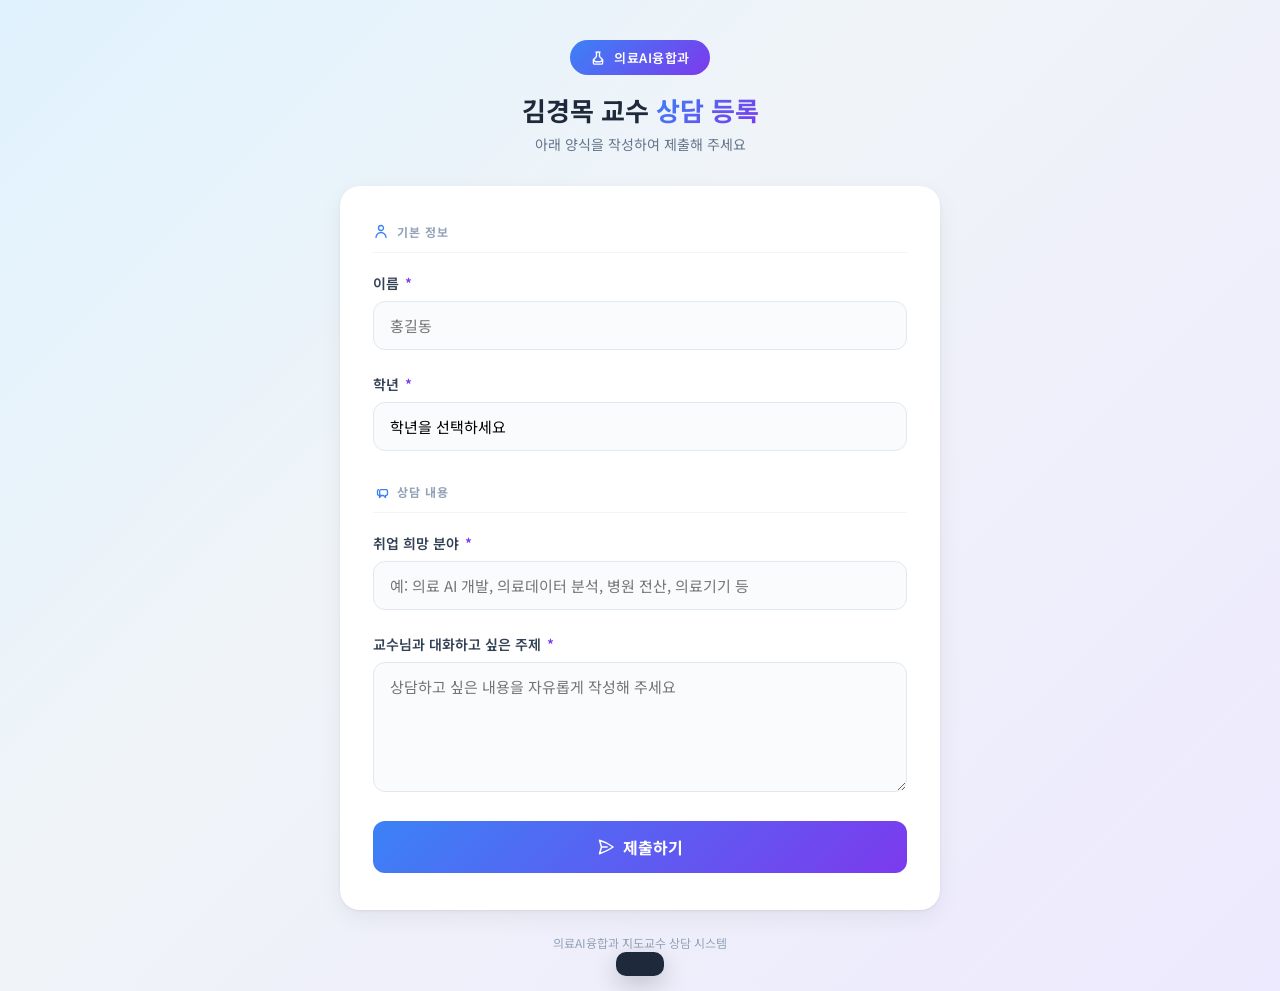
<file: index.html>
<!DOCTYPE html>
<html lang="ko">
<head>
  <meta charset="UTF-8">
  <meta name="viewport" content="width=device-width, initial-scale=1.0">
  <title>김경목 교수 상담 등록</title>
  <link rel="stylesheet" href="css/style.css">
  <style>
    body {
      background: linear-gradient(135deg, #e0f2fe 0%, #f0f4f8 40%, #ede9fe 100%);
    }

    .page-header {
      text-align: center;
      margin-bottom: 32px;
    }

    .dept-badge {
      display: inline-flex;
      align-items: center;
      gap: 8px;
      background: linear-gradient(135deg, #3b82f6, #7c3aed);
      color: #fff;
      padding: 8px 20px;
      border-radius: 24px;
      font-size: 13px;
      font-weight: 600;
      letter-spacing: 0.5px;
      margin-bottom: 16px;
    }

    .dept-badge svg {
      width: 16px;
      height: 16px;
    }

    .page-header h1 {
      font-size: 26px;
      font-weight: 700;
      color: #1e293b;
      margin-bottom: 6px;
    }

    .page-header h1 .highlight {
      background: linear-gradient(135deg, #3b82f6, #7c3aed);
      -webkit-background-clip: text;
      -webkit-text-fill-color: transparent;
      background-clip: text;
    }

    .page-header p {
      font-size: 14px;
      color: #64748b;
    }

    .form-card {
      background: #fff;
      border-radius: 20px;
      padding: 36px 32px;
      box-shadow: 0 1px 3px rgba(0,0,0,0.06), 0 8px 24px rgba(0,0,0,0.06);
      border: 1px solid rgba(255,255,255,0.8);
    }

    .form-card .section-label {
      display: flex;
      align-items: center;
      gap: 8px;
      font-size: 12px;
      font-weight: 700;
      color: #94a3b8;
      text-transform: uppercase;
      letter-spacing: 1px;
      margin-bottom: 20px;
      padding-bottom: 12px;
      border-bottom: 1.5px solid #f1f5f9;
    }

    .form-card .section-label svg {
      width: 16px;
      height: 16px;
      color: #3b82f6;
    }

    .form-group label {
      font-size: 14px;
      font-weight: 600;
      color: #334155;
    }

    .form-group label .required {
      color: #7c3aed;
    }

    .form-group input,
    .form-group select,
    .form-group textarea {
      border: 1.5px solid #e2e8f0;
      border-radius: 12px;
      padding: 13px 16px;
      font-size: 15px;
      background: #fafbfc;
      transition: all 0.2s;
    }

    .form-group input:focus,
    .form-group select:focus,
    .form-group textarea:focus {
      border-color: #7c3aed;
      box-shadow: 0 0 0 3px rgba(124, 58, 237, 0.12);
      background: #fff;
    }

    .form-group textarea {
      min-height: 130px;
    }

    .btn-submit {
      width: 100%;
      padding: 14px 28px;
      background: linear-gradient(135deg, #3b82f6, #7c3aed);
      color: #fff;
      border: none;
      border-radius: 12px;
      font-size: 16px;
      font-weight: 700;
      font-family: 'Noto Sans KR', sans-serif;
      cursor: pointer;
      transition: all 0.2s;
      display: flex;
      align-items: center;
      justify-content: center;
      gap: 8px;
    }

    .btn-submit:hover {
      transform: translateY(-2px);
      box-shadow: 0 6px 20px rgba(99, 60, 230, 0.3);
    }

    .btn-submit:active {
      transform: translateY(0);
    }

    .btn-submit:disabled {
      opacity: 0.6;
      cursor: not-allowed;
      transform: none;
    }

    .btn-submit svg {
      width: 18px;
      height: 18px;
    }

    .success-card {
      background: #fff;
      border-radius: 20px;
      padding: 56px 32px;
      box-shadow: 0 1px 3px rgba(0,0,0,0.06), 0 8px 24px rgba(0,0,0,0.06);
      text-align: center;
      display: none;
    }

    .success-card .success-icon {
      width: 72px;
      height: 72px;
      background: linear-gradient(135deg, #3b82f6, #7c3aed);
      border-radius: 50%;
      display: flex;
      align-items: center;
      justify-content: center;
      margin: 0 auto 20px;
    }

    .success-card .success-icon svg {
      width: 36px;
      height: 36px;
      color: #fff;
    }

    .success-card h2 {
      font-size: 22px;
      color: #1e293b;
      margin-bottom: 8px;
    }

    .success-card p {
      color: #64748b;
      font-size: 15px;
      line-height: 1.6;
    }

    .footer-note {
      text-align: center;
      margin-top: 24px;
      font-size: 12px;
      color: #94a3b8;
    }

    @media (max-width: 640px) {
      .form-card { padding: 24px 20px; }
      .page-header h1 { font-size: 22px; }
    }
  </style>
</head>
<body>
  <div class="container">
    <!-- 헤더 -->
    <div class="page-header">
      <div class="dept-badge">
        <svg xmlns="http://www.w3.org/2000/svg" fill="none" viewBox="0 0 24 24" stroke-width="2" stroke="currentColor">
          <path stroke-linecap="round" stroke-linejoin="round" d="M9.75 3.104v5.714a2.25 2.25 0 0 1-.659 1.591L5 14.5M9.75 3.104c-.251.023-.501.05-.75.082m.75-.082a24.301 24.301 0 0 1 4.5 0m0 0v5.714a2.25 2.25 0 0 0 .659 1.591L19 14.5M14.25 3.104c.251.023.501.05.75.082M19 14.5l-2.47 2.47a2.25 2.25 0 0 1-1.591.659H9.061a2.25 2.25 0 0 1-1.591-.659L5 14.5m14 0V19a2.25 2.25 0 0 1-2.25 2.25H7.25A2.25 2.25 0 0 1 5 19v-4.5"/>
        </svg>
        의료AI융합과
      </div>
      <h1>김경목 교수 <span class="highlight">상담 등록</span></h1>
      <p>아래 양식을 작성하여 제출해 주세요</p>
    </div>

    <!-- 신청 폼 -->
    <div class="form-card" id="formCard">
      <form id="studentForm">
        <div class="section-label">
          <svg xmlns="http://www.w3.org/2000/svg" fill="none" viewBox="0 0 24 24" stroke-width="2" stroke="currentColor">
            <path stroke-linecap="round" stroke-linejoin="round" d="M15.75 6a3.75 3.75 0 1 1-7.5 0 3.75 3.75 0 0 1 7.5 0ZM4.501 20.118a7.5 7.5 0 0 1 14.998 0"/>
          </svg>
          기본 정보
        </div>

        <div class="form-group">
          <label>이름 <span class="required">*</span></label>
          <input type="text" id="name" placeholder="홍길동" required>
        </div>

        <div class="form-group">
          <label>학년 <span class="required">*</span></label>
          <select id="grade" required>
            <option value="">학년을 선택하세요</option>
            <option value="1">1학년</option>
            <option value="2">2학년</option>
          </select>
        </div>

        <div class="section-label" style="margin-top: 32px;">
          <svg xmlns="http://www.w3.org/2000/svg" fill="none" viewBox="0 0 24 24" stroke-width="2" stroke="currentColor">
            <path stroke-linecap="round" stroke-linejoin="round" d="M20.25 8.511c.884.284 1.5 1.128 1.5 2.097v4.286c0 1.136-.847 2.1-1.98 2.193-.34.027-.68.052-1.02.072v3.091l-3-3a49.5 49.5 0 0 1-4.02-.163 2.115 2.115 0 0 1-1.73-2.1V10.61a2.115 2.115 0 0 1 1.73-2.1 49.5 49.5 0 0 1 8.52 0Zm-12 0c-.884.284-1.5 1.128-1.5 2.097v4.286c0 1.136.847 2.1 1.98 2.193.34.027.68.052 1.02.072v3.091l3-3"/>
          </svg>
          상담 내용
        </div>

        <div class="form-group">
          <label>취업 희망 분야 <span class="required">*</span></label>
          <input type="text" id="desiredField" placeholder="예: 의료 AI 개발, 의료데이터 분석, 병원 전산, 의료기기 등" required>
        </div>

        <div class="form-group">
          <label>교수님과 대화하고 싶은 주제 <span class="required">*</span></label>
          <textarea id="discussionTopic" placeholder="상담하고 싶은 내용을 자유롭게 작성해 주세요" required></textarea>
        </div>

        <button type="submit" class="btn-submit" id="submitBtn">
          <svg xmlns="http://www.w3.org/2000/svg" fill="none" viewBox="0 0 24 24" stroke-width="2" stroke="currentColor">
            <path stroke-linecap="round" stroke-linejoin="round" d="M6 12 3.269 3.125A59.769 59.769 0 0 1 21.485 12 59.768 59.768 0 0 1 3.27 20.875L5.999 12Zm0 0h7.5"/>
          </svg>
          제출하기
        </button>
      </form>
    </div>

    <!-- 성공 메시지 -->
    <div class="success-card" id="successCard">
      <div class="success-icon">
        <svg xmlns="http://www.w3.org/2000/svg" fill="none" viewBox="0 0 24 24" stroke-width="2.5" stroke="currentColor">
          <path stroke-linecap="round" stroke-linejoin="round" d="m4.5 12.75 6 6 9-13.5"/>
        </svg>
      </div>
      <h2>제출 완료!</h2>
      <p>상담 신청이 정상적으로 접수되었습니다.<br>감사합니다.</p>
    </div>

    <div class="footer-note">
      의료AI융합과 지도교수 상담 시스템
    </div>
  </div>

  <div class="toast" id="toast"></div>

  <script>
    const SUPABASE_URL = 'https://qikbmhabsktpoogzxflc.supabase.co';
    const SUPABASE_KEY = 'eyJhbGciOiJIUzI1NiIsInR5cCI6IkpXVCJ9.eyJpc3MiOiJzdXBhYmFzZSIsInJlZiI6InFpa2JtaGFic2t0cG9vZ3p4ZmxjIiwicm9sZSI6ImFub24iLCJpYXQiOjE3NzI2MDY0MjIsImV4cCI6MjA4ODE4MjQyMn0.pDgBMhE-9Fo810hrI8bzJPpnstumbLdwIHo_O3IHS5Q';

    const form = document.getElementById('studentForm');
    const formCard = document.getElementById('formCard');
    const successCard = document.getElementById('successCard');
    const submitBtn = document.getElementById('submitBtn');

    function showToast(message) {
      const toast = document.getElementById('toast');
      toast.textContent = message;
      toast.classList.add('show');
      setTimeout(() => toast.classList.remove('show'), 5000);
    }

    form.addEventListener('submit', async (e) => {
      e.preventDefault();

      const name = document.getElementById('name').value.trim();
      const grade = document.getElementById('grade').value;
      const desiredField = document.getElementById('desiredField').value.trim();
      const discussionTopic = document.getElementById('discussionTopic').value.trim();

      if (!name || !grade || !desiredField || !discussionTopic) {
        showToast('모든 항목을 입력해 주세요');
        return;
      }

      submitBtn.disabled = true;
      submitBtn.innerHTML = '<span>제출 중...</span>';

      const resetBtn = () => {
        submitBtn.disabled = false;
        submitBtn.innerHTML = '<svg xmlns="http://www.w3.org/2000/svg" fill="none" viewBox="0 0 24 24" stroke-width="2" stroke="currentColor" width="18" height="18"><path stroke-linecap="round" stroke-linejoin="round" d="M6 12 3.269 3.125A59.769 59.769 0 0 1 21.485 12 59.768 59.768 0 0 1 3.27 20.875L5.999 12Zm0 0h7.5"/></svg> 제출하기';
      };

      try {
        const controller = new AbortController();
        const timeoutId = setTimeout(() => controller.abort(), 15000);

        const response = await fetch(SUPABASE_URL + '/rest/v1/students', {
          method: 'POST',
          headers: {
            'Content-Type': 'application/json',
            'apikey': SUPABASE_KEY,
            'Authorization': 'Bearer ' + SUPABASE_KEY,
            'Prefer': 'return=minimal'
          },
          body: JSON.stringify({
            name: name,
            grade: grade,
            desired_field: desiredField,
            discussion_topic: discussionTopic
          }),
          signal: controller.signal
        });

        clearTimeout(timeoutId);

        if (!response.ok) {
          throw new Error('서버 오류가 발생했습니다. (코드: ' + response.status + ')');
        }

        formCard.style.display = 'none';
        successCard.style.display = 'block';
      } catch (err) {
        console.error(err);
        if (err.name === 'AbortError') {
          showToast('요청 시간이 초과되었습니다. 다시 시도해 주세요.');
        } else {
          showToast(err.message || '제출 중 오류가 발생했습니다. 다시 시도해 주세요.');
        }
        resetBtn();
      }
    });
  </script>
</body>
</html>
</file>
<file: css/style.css>
@import url('https://fonts.googleapis.com/css2?family=Noto+Sans+KR:wght@300;400;500;600;700&display=swap');

* {
  margin: 0;
  padding: 0;
  box-sizing: border-box;
}

body {
  font-family: 'Noto Sans KR', sans-serif;
  background: #f0f4f8;
  min-height: 100vh;
  color: #333;
}

/* 공통 컨테이너 */
.container {
  max-width: 640px;
  margin: 0 auto;
  padding: 40px 20px;
}

.container.wide {
  max-width: 960px;
}

/* 헤더 */
.header {
  text-align: center;
  margin-bottom: 36px;
}

.header h1 {
  font-size: 28px;
  font-weight: 700;
  color: #1a365d;
  margin-bottom: 8px;
}

.header p {
  font-size: 15px;
  color: #64748b;
}

/* 카드 */
.card {
  background: #fff;
  border-radius: 16px;
  padding: 32px;
  box-shadow: 0 1px 3px rgba(0, 0, 0, 0.08), 0 4px 12px rgba(0, 0, 0, 0.04);
}

/* 폼 그룹 */
.form-group {
  margin-bottom: 24px;
}

.form-group label {
  display: block;
  font-size: 14px;
  font-weight: 600;
  color: #374151;
  margin-bottom: 8px;
}

.form-group label .required {
  color: #ef4444;
  margin-left: 2px;
}

.form-group input,
.form-group select,
.form-group textarea {
  width: 100%;
  padding: 12px 16px;
  border: 1.5px solid #e2e8f0;
  border-radius: 10px;
  font-size: 15px;
  font-family: 'Noto Sans KR', sans-serif;
  transition: border-color 0.2s, box-shadow 0.2s;
  background: #fafbfc;
}

.form-group input:focus,
.form-group select:focus,
.form-group textarea:focus {
  outline: none;
  border-color: #3b82f6;
  box-shadow: 0 0 0 3px rgba(59, 130, 246, 0.15);
  background: #fff;
}

.form-group textarea {
  min-height: 120px;
  resize: vertical;
}

.form-group select {
  cursor: pointer;
  appearance: none;
  background-image: url("data:image/svg+xml,%3Csvg xmlns='http://www.w3.org/2000/svg' width='12' height='12' viewBox='0 0 12 12'%3E%3Cpath fill='%236b7280' d='M6 8L1 3h10z'/%3E%3C/svg%3E");
  background-repeat: no-repeat;
  background-position: right 14px center;
}

/* 버튼 */
.btn {
  display: inline-flex;
  align-items: center;
  justify-content: center;
  padding: 12px 28px;
  border: none;
  border-radius: 10px;
  font-size: 15px;
  font-weight: 600;
  font-family: 'Noto Sans KR', sans-serif;
  cursor: pointer;
  transition: all 0.2s;
  gap: 8px;
}

.btn-primary {
  width: 100%;
  background: #3b82f6;
  color: #fff;
}

.btn-primary:hover {
  background: #2563eb;
  transform: translateY(-1px);
  box-shadow: 0 4px 12px rgba(59, 130, 246, 0.3);
}

.btn-primary:active {
  transform: translateY(0);
}

.btn-secondary {
  background: #f1f5f9;
  color: #475569;
}

.btn-secondary:hover {
  background: #e2e8f0;
}

.btn-danger {
  background: #fef2f2;
  color: #dc2626;
}

.btn-danger:hover {
  background: #fee2e2;
}

.btn-sm {
  padding: 6px 14px;
  font-size: 13px;
  border-radius: 8px;
}

/* 성공 메시지 */
.success-message {
  display: none;
  text-align: center;
  padding: 48px 24px;
}

.success-message .icon {
  font-size: 56px;
  margin-bottom: 16px;
}

.success-message h2 {
  font-size: 22px;
  color: #059669;
  margin-bottom: 8px;
}

.success-message p {
  color: #64748b;
  font-size: 15px;
}

/* 로그인 화면 */
.login-box {
  text-align: center;
}

.login-box .icon {
  font-size: 48px;
  margin-bottom: 20px;
}

.login-box .form-group {
  text-align: left;
}

.login-box input {
  text-align: center;
  letter-spacing: 4px;
  font-size: 20px;
}

.error-text {
  color: #ef4444;
  font-size: 13px;
  margin-top: 8px;
  display: none;
}

/* 관리자 대시보드 */
.dashboard {
  display: none;
}

.stats-bar {
  display: flex;
  gap: 12px;
  margin-bottom: 24px;
  flex-wrap: wrap;
}

.stat-item {
  background: #fff;
  border-radius: 12px;
  padding: 16px 20px;
  flex: 1;
  min-width: 120px;
  box-shadow: 0 1px 3px rgba(0, 0, 0, 0.06);
  text-align: center;
}

.stat-item .number {
  font-size: 28px;
  font-weight: 700;
  color: #3b82f6;
}

.stat-item .label {
  font-size: 13px;
  color: #64748b;
  margin-top: 2px;
}

/* 툴바 */
.toolbar {
  display: flex;
  gap: 10px;
  margin-bottom: 20px;
  flex-wrap: wrap;
}

.toolbar input {
  flex: 1;
  min-width: 200px;
  padding: 10px 16px;
  border: 1.5px solid #e2e8f0;
  border-radius: 10px;
  font-size: 14px;
  font-family: 'Noto Sans KR', sans-serif;
}

.toolbar input:focus {
  outline: none;
  border-color: #3b82f6;
  box-shadow: 0 0 0 3px rgba(59, 130, 246, 0.15);
}

/* 테이블 */
.table-wrap {
  background: #fff;
  border-radius: 16px;
  overflow: hidden;
  box-shadow: 0 1px 3px rgba(0, 0, 0, 0.08);
}

table {
  width: 100%;
  border-collapse: collapse;
}

thead {
  background: #f8fafc;
}

th {
  padding: 14px 16px;
  text-align: left;
  font-size: 13px;
  font-weight: 600;
  color: #64748b;
  border-bottom: 1.5px solid #e2e8f0;
}

td {
  padding: 14px 16px;
  font-size: 14px;
  border-bottom: 1px solid #f1f5f9;
  vertical-align: top;
}

tr:last-child td {
  border-bottom: none;
}

tr:hover {
  background: #f8fafc;
}

td .topic-text {
  max-width: 240px;
  white-space: nowrap;
  overflow: hidden;
  text-overflow: ellipsis;
}

td .actions {
  display: flex;
  gap: 6px;
}

/* 학년 뱃지 */
.grade-badge {
  display: inline-block;
  padding: 3px 10px;
  border-radius: 20px;
  font-size: 12px;
  font-weight: 600;
}

.grade-1 { background: #dbeafe; color: #1d4ed8; }
.grade-2 { background: #dcfce7; color: #16a34a; }
.grade-3 { background: #fef3c7; color: #d97706; }
.grade-4 { background: #fce7f3; color: #db2777; }

/* 모달 */
.modal-overlay {
  display: none;
  position: fixed;
  inset: 0;
  background: rgba(0, 0, 0, 0.4);
  backdrop-filter: blur(4px);
  z-index: 100;
  justify-content: center;
  align-items: center;
}

.modal-overlay.active {
  display: flex;
}

.modal {
  background: #fff;
  border-radius: 16px;
  padding: 32px;
  max-width: 500px;
  width: 90%;
  max-height: 80vh;
  overflow-y: auto;
  box-shadow: 0 20px 60px rgba(0, 0, 0, 0.15);
}

.modal h3 {
  font-size: 18px;
  margin-bottom: 20px;
  color: #1a365d;
}

.modal .detail-row {
  margin-bottom: 16px;
}

.modal .detail-row .label {
  font-size: 12px;
  font-weight: 600;
  color: #94a3b8;
  text-transform: uppercase;
  margin-bottom: 4px;
}

.modal .detail-row .value {
  font-size: 15px;
  color: #1e293b;
  line-height: 1.6;
}

.modal .modal-actions {
  display: flex;
  gap: 10px;
  justify-content: flex-end;
  margin-top: 24px;
}

/* 빈 상태 */
.empty-state {
  text-align: center;
  padding: 48px 24px;
  color: #94a3b8;
}

.empty-state .icon {
  font-size: 48px;
  margin-bottom: 12px;
}

.empty-state p {
  font-size: 15px;
}

/* 로딩 */
.loading {
  text-align: center;
  padding: 32px;
  color: #94a3b8;
}

.spinner {
  display: inline-block;
  width: 32px;
  height: 32px;
  border: 3px solid #e2e8f0;
  border-top-color: #3b82f6;
  border-radius: 50%;
  animation: spin 0.8s linear infinite;
}

@keyframes spin {
  to { transform: rotate(360deg); }
}

/* 토스트 */
.toast {
  position: fixed;
  bottom: 24px;
  left: 50%;
  transform: translateX(-50%) translateY(100px);
  background: #1e293b;
  color: #fff;
  padding: 12px 24px;
  border-radius: 10px;
  font-size: 14px;
  z-index: 200;
  transition: transform 0.3s ease;
  box-shadow: 0 8px 24px rgba(0, 0, 0, 0.2);
}

.toast.show {
  transform: translateX(-50%) translateY(0);
}

/* 반응형 */
@media (max-width: 640px) {
  .container { padding: 20px 16px; }
  .card { padding: 24px 20px; }
  .header h1 { font-size: 22px; }

  .stats-bar { gap: 8px; }
  .stat-item { padding: 12px 14px; }
  .stat-item .number { font-size: 22px; }

  table { font-size: 13px; }
  th, td { padding: 10px 12px; }

  .modal { padding: 24px 20px; }
}
</file>
